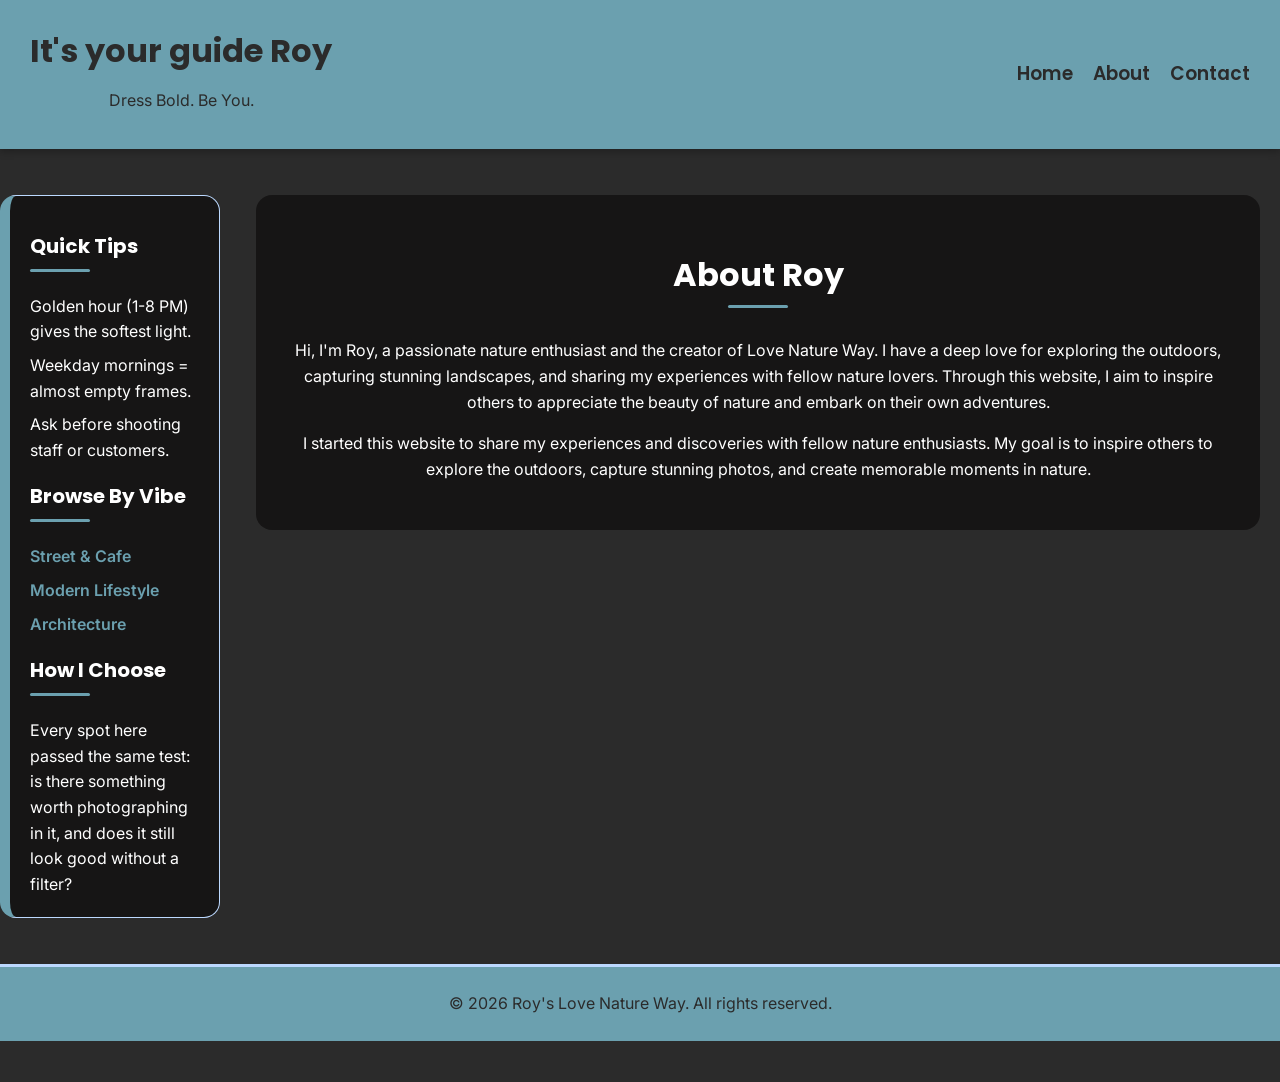
<file: about.html>
<!DOCTYPE html>
<html lang="en">

<head>
    <meta charset="UTF-8">
    <meta name="viewport" content="width=device-width, initial-scale=1.0">
    <title>About - Love Nature Way</title>

    <link rel="stylesheet" href="style.css">
</head>

<body>

    <header>
        <div>
        <h1>It's your guide Roy</h1>

        <p>Dress Bold. Be You.</p>
        </div>

        <h3>
            <nav>
                <ul>
                    <li><a href="index.html">Home</a></li>
                    <li><a href="about.html">About</a></li>
                    <li><a href="contact.html">Contact</a></li>
                </ul>
            </nav>
        </h3>

    </header>

    <br>
     <aside>
        <h2>Quick Tips</h2>

        <ul>
            <li>Golden hour (1-8 PM) gives the softest light.</li>
            <li>Weekday mornings = almost empty frames.</li>
            <li>Ask before shooting staff or customers.</li>
        </ul>

        <h2>Browse By Vibe</h2>

        <ul>
            <li><a href="places/bataan.html">Street &amp; Cafe</a></li>
            <li><a href="places/bohol.html">Modern Lifestyle</a></li>
            <li><a href="places/davao-city.html">Architecture</a></li>
        </ul>

        <h2>How I Choose</h2>

        <p>
            Every spot here passed the same test: is there something worth
            photographing in it, and does it still look good without a filter?
        </p>
    </aside>

    <main>

        <section class="about">

            <h2>About Roy</h2>

            <p>
                Hi, I'm Roy, a passionate nature enthusiast and the creator of Love Nature Way.
                I have a deep love for exploring the outdoors, capturing stunning landscapes,
                and sharing my experiences with fellow nature lovers. Through this website,
                I aim to inspire others to appreciate the beauty of nature and embark on their
                own adventures.
            </p>

            <p>
                I started this website to share my experiences and discoveries
                with fellow nature enthusiasts. My goal is to inspire others
                to explore the outdoors, capture stunning photos, and create
                memorable moments in nature.
            </p>

        </section>

    </main>

    <footer>

        <p>
            &copy; 2026 Roy's Love Nature Way. All rights reserved.
        </p>

    </footer>

</body>
</html>
</file>
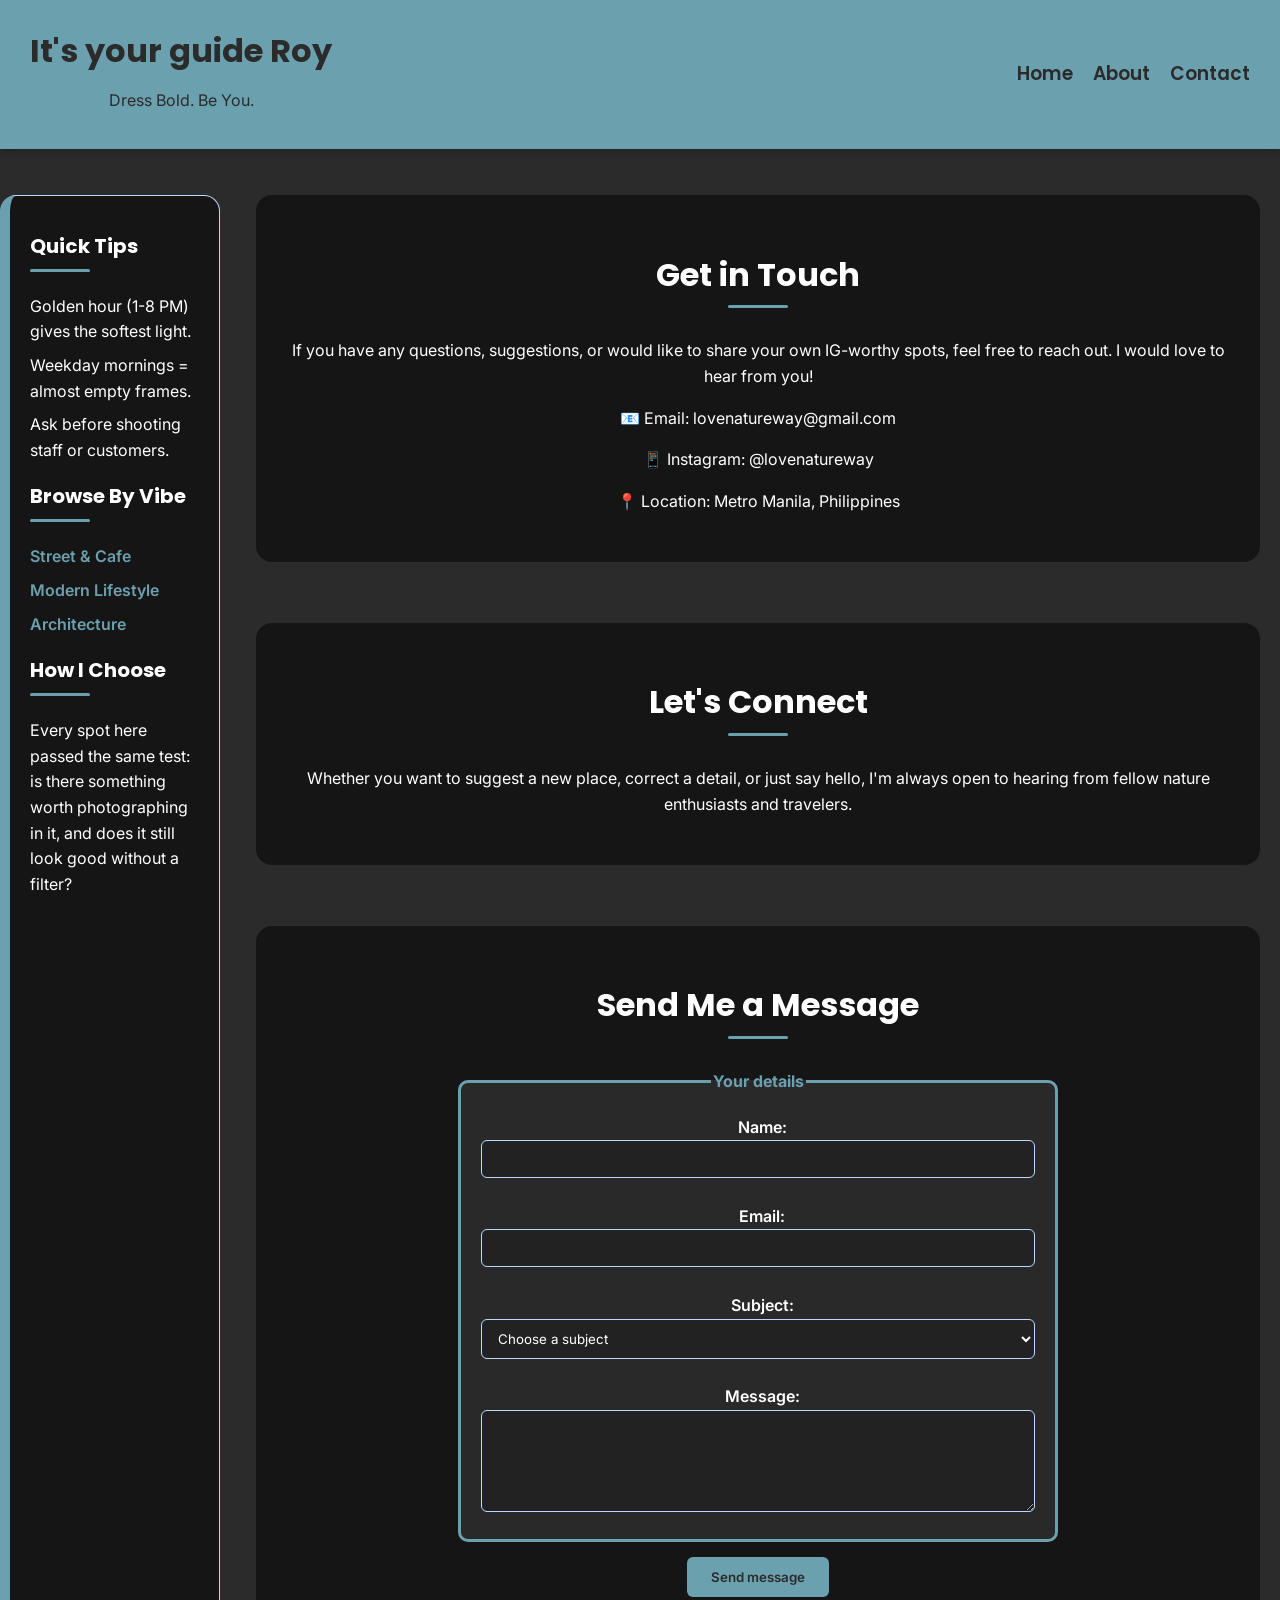
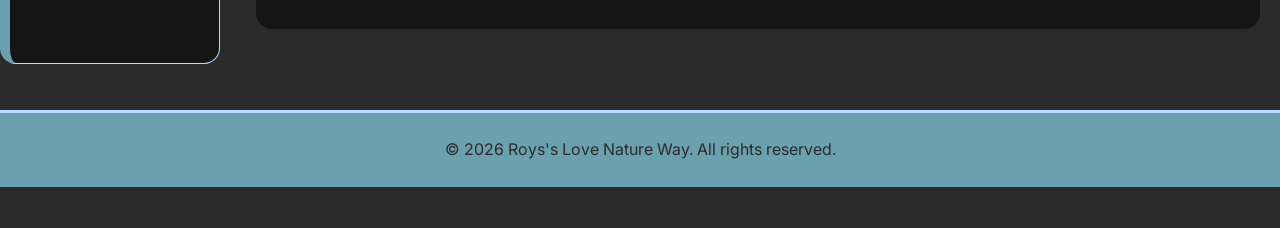
<file: contact.html>
<!DOCTYPE html>
<html lang="en">

<head>
    <meta charset="UTF-8">
    <meta name="viewport" content="width=device-width, initial-scale=1.0">
    <title>Contact - Love Nature Way</title>

    <link rel="stylesheet" href="style.css">
</head>

<body>

    <header>
        <div>
        <h1>It's your guide Roy</h1>

        <p>Dress Bold. Be You.</p>
        </div>

        <h3>
            <nav>
                <ul>
                    <li><a href="index.html">Home</a></li>
                    <li><a href="about.html">About</a></li>
                    <li><a href="contact.html">Contact</a></li>
                </ul>
            </nav>
        </h3>

    </header>

    <br>

    <aside>
        <h2>Quick Tips</h2>

        <ul>
            <li>Golden hour (1-8 PM) gives the softest light.</li>
            <li>Weekday mornings = almost empty frames.</li>
            <li>Ask before shooting staff or customers.</li>
        </ul>

        <h2>Browse By Vibe</h2>

        <ul>
            <li><a href="places/bataan.html">Street &amp; Cafe</a></li>
            <li><a href="places/bohol.html">Modern Lifestyle</a></li>
            <li><a href="places/davao-city.html">Architecture</a></li>
        </ul>

        <h2>How I Choose</h2>

        <p>
            Every spot here passed the same test: is there something worth
            photographing in it, and does it still look good without a filter?
        </p>
    </aside>

    <main>

        <section class="background">

            <h2>Get in Touch</h2>

            <p>
                If you have any questions, suggestions, or would like to share your own IG-worthy spots,
                feel free to reach out. I would love to hear from you!
            </p>

            <p>
                📧 Email: lovenatureway@gmail.com
            </p>

            <p>
                📱 Instagram: @lovenatureway
            </p>

            <p>
                📍 Location: Metro Manila, Philippines
            </p>

        </section>

        <br>

        <section class="background">

            <h2>Let's Connect</h2>

            <p>
                Whether you want to suggest a new place, correct a detail, or just say hello,
                I'm always open to hearing from fellow nature enthusiasts and travelers.
            </p>

        </section>

        <br>

        <section class="background">

            <h2>Send Me a Message</h2>

            <form>

                <fieldset>

                    <legend>Your details</legend>

                    <label for="name">Name:</label>
                    <input type="text" id="name" name="name" required>

                    <br><br>

                    <label for="email">Email:</label>
                    <input type="email" id="email" name="email" required>

                    <br><br>

                    <label for="subject">Subject:</label>

                    <select id="subject" name="subject" required>

                        <option value="">Choose a subject</option>
                        <option value="suggest-place">Suggest a place</option>
                        <option value="correct-detail">Correct a detail</option>
                        <option value="question">Ask a question</option>
                        <option value="other">Something else</option>

                    </select>

                    <br><br>

                    <label for="message">Message:</label>
                    <br>

                    <textarea id="message" name="message" rows="5" required></textarea>

                </fieldset>

                <div>
                    <button type="submit">Send message</button>
                </div>

            </form>

        </section>

    </main>

    <footer>

        <p>
            &copy; 2026 Roys's Love Nature Way. All rights reserved.
        </p>

    </footer>

</body>

</html>
</file>
<file: style.css>
/* =========================
   0. Fonts
   ========================= */

@import url('https://fonts.googleapis.com/css2?family=Poppins:wght@400;600;700&family=Inter:wght@400;500&display=swap');


/* =========================
   1. Variables
   ========================= */

:root {
    --brand-color: #6BA0AF;
    --dark-ink: #FFFFFF;
    --muted-grey: #BCD9FF;
    --light-background: #2B2B2B;
    --card-background: #292929;
    --background: #161515;

    /* Vertical padding shared by main and the sidebar, so the sidebar
       can line up with the top and bottom of main's content box. */
    --region-pad: 20px;

    --font-heading: 'Poppins', Arial, sans-serif;
    --font-body: 'Inter', Arial, sans-serif;
}


/* =========================
   2. Base Styles
   ========================= */

* {
    box-sizing: border-box;
}

body {
    margin: 0;
    font-family: var(--font-body);
    line-height: 1.6;
    color: var(--dark-ink);
    background-color: var(--light-background);
}

img {
    max-width: 100%;
    height: auto;
}

h1,
h2,
h3 {
    font-family: var(--font-heading);
    font-weight: 700;
    line-height: 1.3;
    color: var(--dark-ink);
}

h2 {
    font-size: 2rem;
    margin-bottom: 20px;
    position: relative;
    padding-bottom: 10px;
}

h2::after {
    content: "";
    display: block;
    width: 60px;
    height: 3px;
    background-color: var(--brand-color);
    margin: 10px auto 0;
    border-radius: 2px;
}

p {
    font-family: var(--font-body);
    color: var(--dark-ink);
}


/* =========================
   3. Layout Regions
   ========================= */

/* Page skeleton: grid runs the page regions (outside),
   flexbox runs the components inside them (header, place cards).

   Base = mobile, one column, everything stacked.
   The "side" area is listed last so the recommendations reach
   the visitor before the secondary content. Named areas do the
   reordering, so the <aside> in the HTML does not have to move. */
body {
    display: grid;
    grid-template-columns: minmax(0, 1fr);
    grid-template-areas:
        "masthead"
        "main"
        "side"
        "foot";
    gap: 16px;
}

header { grid-area: masthead; }
main   { grid-area: main; }
aside  { grid-area: side; }
footer { grid-area: foot; }


header {
    background-color: var(--brand-color);
    padding: 20px 15px;
    text-align: center;
    box-shadow: 0 2px 8px rgba(0, 0, 0, 0.3);

    display: flex;
    flex-direction: column;
    justify-content: space-between;
    align-items: center;
    gap: 15px;
}

section p {
    text-align: center;
    color: var(--dark-ink);
}

.background {
    background-color: var(--background);
    padding: 1.25em;
    border-radius: 1em;
}

.background img {
    border-radius: 1em;
}

.about {
    background-color: var(--background);
    padding: 1.25em;
    border-radius: 1em;
}
header h1 {
    text-align: center;
    margin: 10px 0 15px;
    font-size: 26px;
    color: var(--light-background);
}

header p {
    text-align: center;
    font-size: 14px;
    color: var(--light-background);
}

nav {
    text-align: center;
}

nav ul {
    list-style: none;
    padding: 0;
    margin: 0;

    display: flex;
    flex-direction: column;
    justify-content: center;
    flex-wrap: wrap;
    gap: 10px;
}

nav a {
    color: var(--light-background);
    text-decoration: none;
    padding: 4px 0;
    font-weight: 600;
    transition: color 0.2s ease;
}

nav a:hover {
    color: var(--muted-grey);
    text-decoration: none;
}

main {
    width: 100%;
    max-width: 1150px;
    padding: var(--region-pad) 15px;
    margin: 0 auto;
}

main section {
    margin-bottom: 35px;
}

main h2 {
    text-align: center;
}

footer {
    background-color: var(--brand-color);
    color: var(--light-background);
    border-top: 3px solid var(--muted-grey);
    padding: 24px 20px;
    text-align: center;
}

footer p {
    font-family: var(--font-body);
    color: var(--light-background);
    margin: 0;
}


/* =========================
   Components
   ========================= */


/* Sidebar
   Full-width block on mobile, the 220px grid column at 700px and up. */

aside {
    background-color: var(--background);
    border: 1px solid var(--muted-grey);
    border-left: 10px solid var(--brand-color);
    border-radius: 1em;
    padding: 20px;

    /* Fill the row so the sidebar card is as tall as the main column.
       The row is sized by the tallest item (main), and stretch makes
       the sidebar match it. This is the grid default, stated explicitly. */
    align-self: stretch;
}

aside h2 {
    font-size: 1.25rem;
    margin-bottom: 12px;
}

/* The base rule centres the 60px bar, left-align it in the narrow column */
aside h2::after {
    margin: 10px 0 0;
}

aside ul {
    list-style: none;
    padding: 0;
    margin: 0 0 20px;
    text-align: left;
}

aside li {
    margin: 8px 0;
}

aside a {
    color: var(--brand-color);
    text-decoration: none;
    font-weight: 600;
    transition: color 0.2s ease;
}

aside a:hover {
    color: var(--muted-grey);
    text-decoration: underline;
}

aside p {
    margin: 0;
    text-align: left;
}


/* Place Cards */

.place-grid {
  display: flex;
  flex-wrap: wrap;
  flex-direction: row;
  justify-content: center;
  align-items: stretch;
  gap: 24px;
  background-color: var(--background);
  padding: 20px;
  border-radius: 1em;
}

.place-card {
    flex: 1 1 100%;
    font-family: var(--font-body);
    background-color: var(--card-background);
    border: 1px solid var(--muted-grey);
    border-radius: 10px;
    padding: 14px;
    max-width: 400px;
    text-align: center;
    border-left: 6px solid var(--brand-color);

    display: flex;
    flex-direction: column;

    transition: transform 0.2s ease, box-shadow 0.2s ease;
}

.place-card:hover {
    transform: translateY(-6px);
    box-shadow: 0 8px 16px rgba(0, 0, 0, 0.35);
}

.place-card h3 {
    margin-top: 0;
    font-size: 20px;
    color: var(--brand-color);
}

.place-card p {
    margin: 0 0 12px;
}

.place-card p:last-of-type {
    margin-top: auto;
    margin-bottom: 0;
}

.place-card img {
    display: block;
    width: 100%;
    height: 180px;
    object-fit: cover;
    margin: 0 auto 12px;
    border-radius: 6px;
}

.place-card a {
    color: var(--brand-color);
    text-decoration: none;
    font-weight: bold;
    transition: color 0.2s ease;
}

.place-card a:hover {
    color: var(--muted-grey);
}


/* Place Detail Images */

main section img {
    display: block;
    max-width: 100%;
    height: auto;
    margin: 0 auto;
}


/* Tables
   The wrapper scrolls the table sideways inside its own card on narrow
   screens, so the page itself never scrolls sideways. */

.table-wrap {
    max-width: 700px;
    margin: 0 auto;
    overflow-x: auto;
    -webkit-overflow-scrolling: touch;
}

table {
    width: 100%;
    font-size: 0.875rem;
    border-collapse: collapse;
    background-color: var(--light-background);
    box-shadow: 0 4px 12px rgba(0, 0, 0, 0.3);
}

th,
td {
    padding: 8px;
    border: 1px solid var(--muted-grey);
    text-align: center;
}

th {
    background-color: var(--brand-color);
    color: var(--light-background);
}


/* Lists */

main ul {
    padding: 0;
    text-align: center;
    list-style: none;
}

main li {
    margin: 5px 0;
}

main p {
    text-align: center;
    color: var(--dark-ink);
}


/* Forms */

form {
    width: 100%;
    max-width: 600px;
    margin: 0 auto;
    text-align: center;
}

fieldset {
    padding: 20px;
    margin: 15px 0;
    background-color: var(--card-background);
    border: 3px solid var(--brand-color);
    border-radius: 10px;
}

legend {
    font-weight: bold;
    color: var(--brand-color);
}

input,
select,
textarea {
    width: 100%;
    max-width: 100%;
    font-family: var(--font-body);
    padding: 10px 12px;
    border: 1px solid var(--muted-grey);
    border-radius: 6px;
    background-color: #222;
    color: var(--dark-ink);
}

textarea {
    width: 100%;
    resize: vertical;
}

input:focus,
textarea:focus,
select:focus {
    outline: 3px solid var(--brand-color);
    outline-offset: 2px;
}

/* Checkboxes and radios must not inherit width: 100% from the input rule,
   or every option becomes a full-width box and breaks its inline row. */
input[type="radio"],
input[type="checkbox"] {
    width: auto;
    padding: 0;
    margin: 0 4px 0 0;
    vertical-align: middle;
}

label {
    color: var(--dark-ink);
    font-weight: 600;
    display: inline-block;
    margin: 0 4px 0 12px;
}

button {
    background-color: var(--brand-color);
    color: var(--light-background);
    font-family: var(--font-body);
    font-weight: 600;
    border: none;
    border-radius: 6px;
    padding: 12px 24px;
    cursor: pointer;
    transition: background-color 0.2s ease, transform 0.15s ease;
}

button:hover {
    background-color: var(--dark-ink);
    color: var(--brand-color);
    transform: translateY(-2px);
}


/* =========================
   Progressive Enhancement
   =========================
   Everything above this point is the mobile layout.
   The rules below only enhance it at 700px and up.
   No max-width queries in this project. */

@media (min-width: 700px) {

    :root {
        --region-pad: 30px;
    }

    /* The sidebar becomes a real second column.
       Every row string below has exactly 2 names, matching the 2 columns. */
    body {
        grid-template-columns: 220px minmax(0, 1fr);
        grid-template-areas:
            "masthead masthead"
            "side     main"
            "foot     foot";
    }

    header {
        padding: 20px 30px;
        flex-direction: row;
        gap: 0;
    }

    header h1 {
        font-size: 32px;
    }

    header p {
        font-size: 16px;
    }

    nav ul {
        flex-direction: row;
        gap: 20px;
    }

    main {
        padding: var(--region-pad) 20px;
    }

    /* Stretch the sidebar to the row, then pull it in by main's own
       padding: its top edge lands on the first card and its bottom
       edge lands on the last one. */
    aside {
        margin-block: var(--region-pad);
    }

    .background,
    .about {
        padding: 2em;
    }

    .place-grid {
        padding: 40px;
    }

    /* Module 6 card sizing comes back at this width */
    .place-card {
        flex: 1 1 280px;
        padding: 20px;
        border-left: 10px solid var(--brand-color);
    }

    .place-card h3 {
        font-size: 24px;
    }

    table {
        font-size: 1rem;
    }

    th,
    td {
        padding: 12px 15px;
    }

    fieldset {
        padding: 20px;
    }
}
</file>
